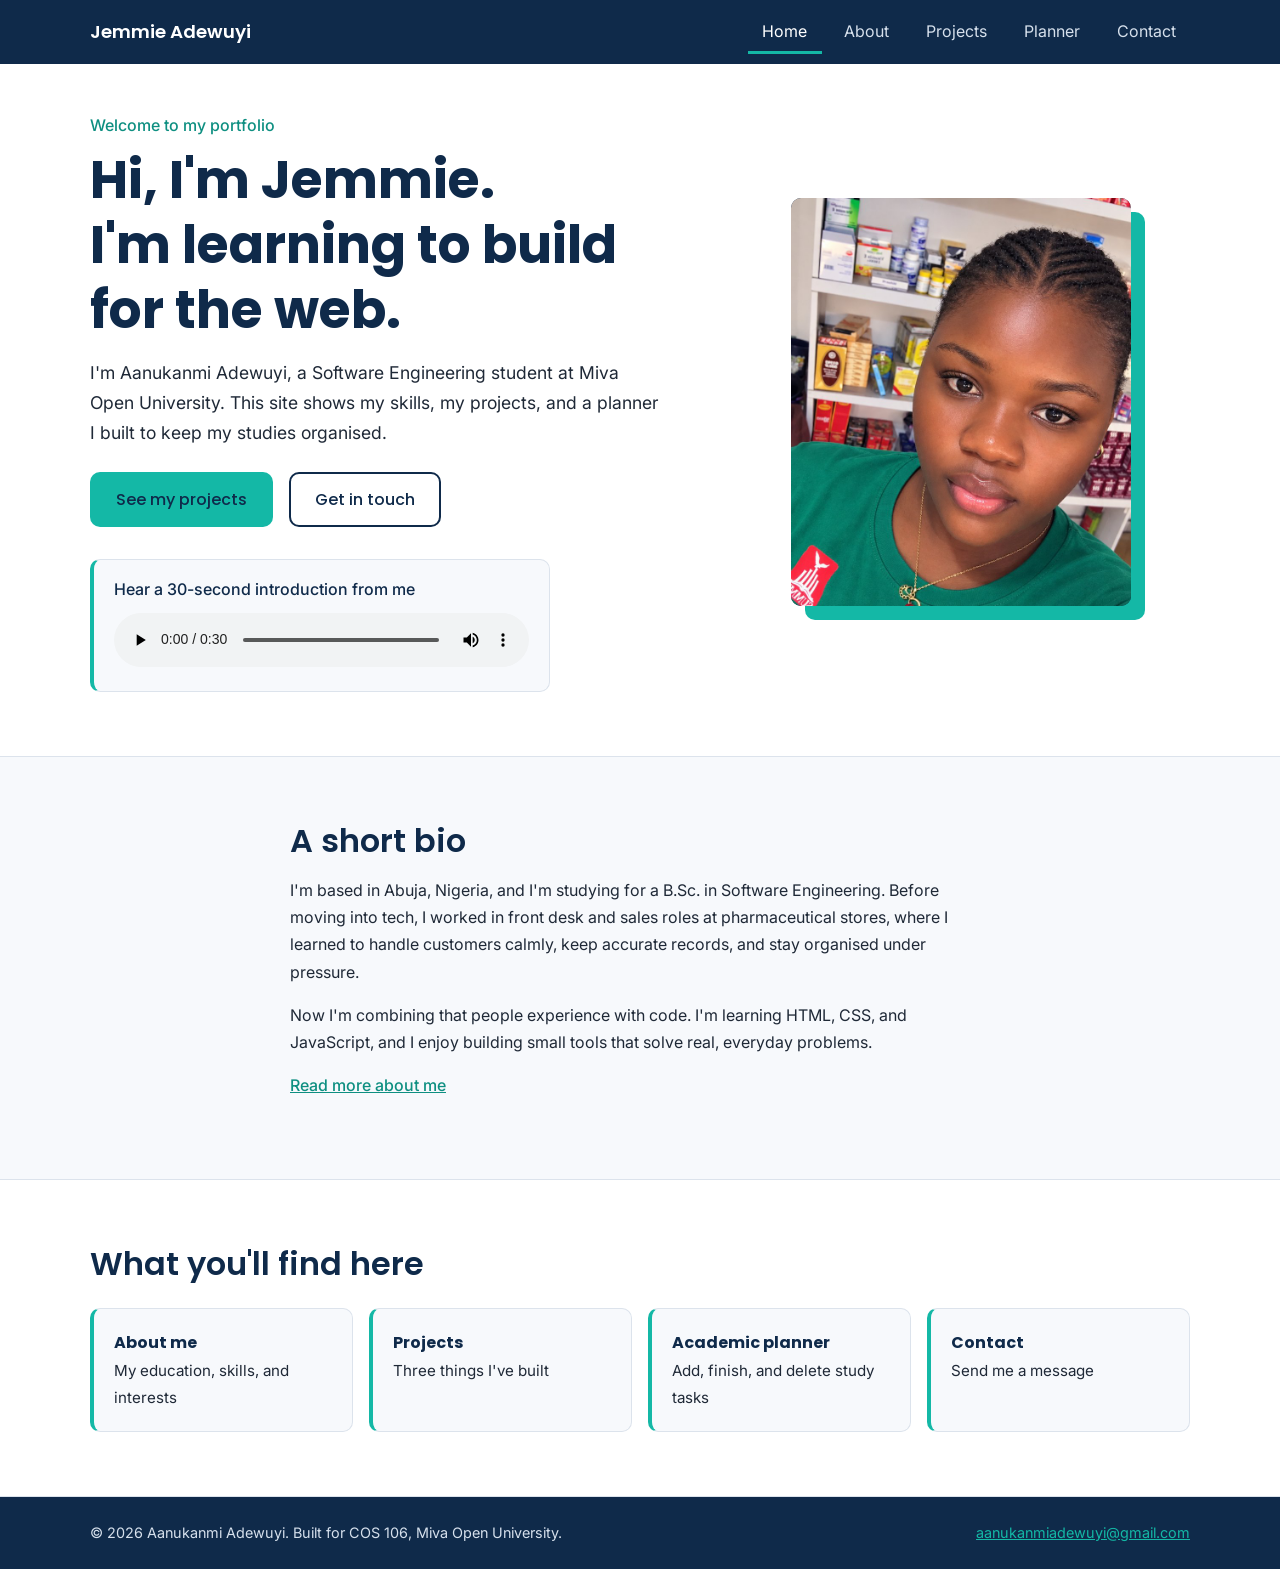
<file: index.html>
<!DOCTYPE html>
<html lang="en">
<head>
  <meta charset="UTF-8">
  <meta name="viewport" content="width=device-width, initial-scale=1">
  <meta name="description" content="Portfolio of Aanukanmi Adewuyi, a Software Engineering student at Miva Open University.">
  <title>Jemmie Adewuyi | Student Portfolio</title>
  <link rel="preconnect" href="https://fonts.googleapis.com">
  <link rel="preconnect" href="https://fonts.gstatic.com" crossorigin>
  <link href="https://fonts.googleapis.com/css2?family=Inter:wght@400;500&family=Poppins:wght@500;600;700&display=swap" rel="stylesheet">
  <link rel="stylesheet" href="style.css">
</head>
<body>

  <header class="site-header">
    <div class="container header-inner">
      <a href="index.html" class="logo">Jemmie Adewuyi</a>
      <button class="nav-toggle" id="navToggle" aria-expanded="false" aria-controls="mainNav" aria-label="Open menu">
        <span></span><span></span><span></span>
      </button>
      <nav id="mainNav" class="main-nav" aria-label="Main navigation">
        <ul>
          <li><a href="index.html" class="active" aria-current="page">Home</a></li>
          <li><a href="about.html">About</a></li>
          <li><a href="projects.html">Projects</a></li>
          <li><a href="planner.html">Planner</a></li>
          <li><a href="contact.html">Contact</a></li>
        </ul>
      </nav>
    </div>
  </header>

  <main>
    <section class="hero">
      <div class="container hero-inner">
        <div class="hero-text">
          <p class="welcome">Welcome to my portfolio</p>
          <h1>Hi, I'm Jemmie.<br>I'm learning to build for the web.</h1>
          <p class="lead">I'm Aanukanmi Adewuyi, a Software Engineering student at Miva Open University. This site shows my skills, my projects, and a planner I built to keep my studies organised.</p>
          <div class="hero-actions">
            <a href="projects.html" class="btn btn-primary">See my projects</a>
            <a href="contact.html" class="btn btn-outline">Get in touch</a>
          </div>
          <div class="intro-audio">
            <p class="intro-audio-label" id="introLabel">Hear a 30-second introduction from me</p>
            <audio controls preload="metadata" aria-labelledby="introLabel">
              <source src="intro.mp3" type="audio/mpeg">
              <source src="intro.m4a" type="audio/mp4">
              Your browser does not support audio playback. <a href="intro.mp3">Download the introduction</a> instead.
            </audio>
          </div>
        </div>
        <figure class="hero-photo">
          <div class="photo-frame" data-initials="AA">
            <img src="profile.jpg" alt="Portrait of Aanukanmi Adewuyi" width="400" height="480">
          </div>
        </figure>
      </div>
    </section>

    <section class="section">
      <div class="container narrow">
        <h2>A short bio</h2>
        <p>I'm based in Abuja, Nigeria, and I'm studying for a B.Sc. in Software Engineering. Before moving into tech, I worked in front desk and sales roles at pharmaceutical stores, where I learned to handle customers calmly, keep accurate records, and stay organised under pressure.</p>
        <p>Now I'm combining that people experience with code. I'm learning HTML, CSS, and JavaScript, and I enjoy building small tools that solve real, everyday problems.</p>
        <p><a href="about.html" class="text-link">Read more about me</a></p>
      </div>
    </section>

    <section class="section section-alt">
      <div class="container">
        <h2>What you'll find here</h2>
        <ul class="quick-links">
          <li><a href="about.html"><strong>About me</strong><span>My education, skills, and interests</span></a></li>
          <li><a href="projects.html"><strong>Projects</strong><span>Three things I've built</span></a></li>
          <li><a href="planner.html"><strong>Academic planner</strong><span>Add, finish, and delete study tasks</span></a></li>
          <li><a href="contact.html"><strong>Contact</strong><span>Send me a message</span></a></li>
        </ul>
      </div>
    </section>
  </main>

  <footer class="site-footer">
    <div class="container footer-inner">
      <p>&copy; 2026 Aanukanmi Adewuyi. Built for COS 106, Miva Open University.</p>
      <p><a href="mailto:aanukanmiadewuyi@gmail.com">aanukanmiadewuyi@gmail.com</a></p>
    </div>
  </footer>

  <script src="main.js"></script>
</body>
</html>
</file>
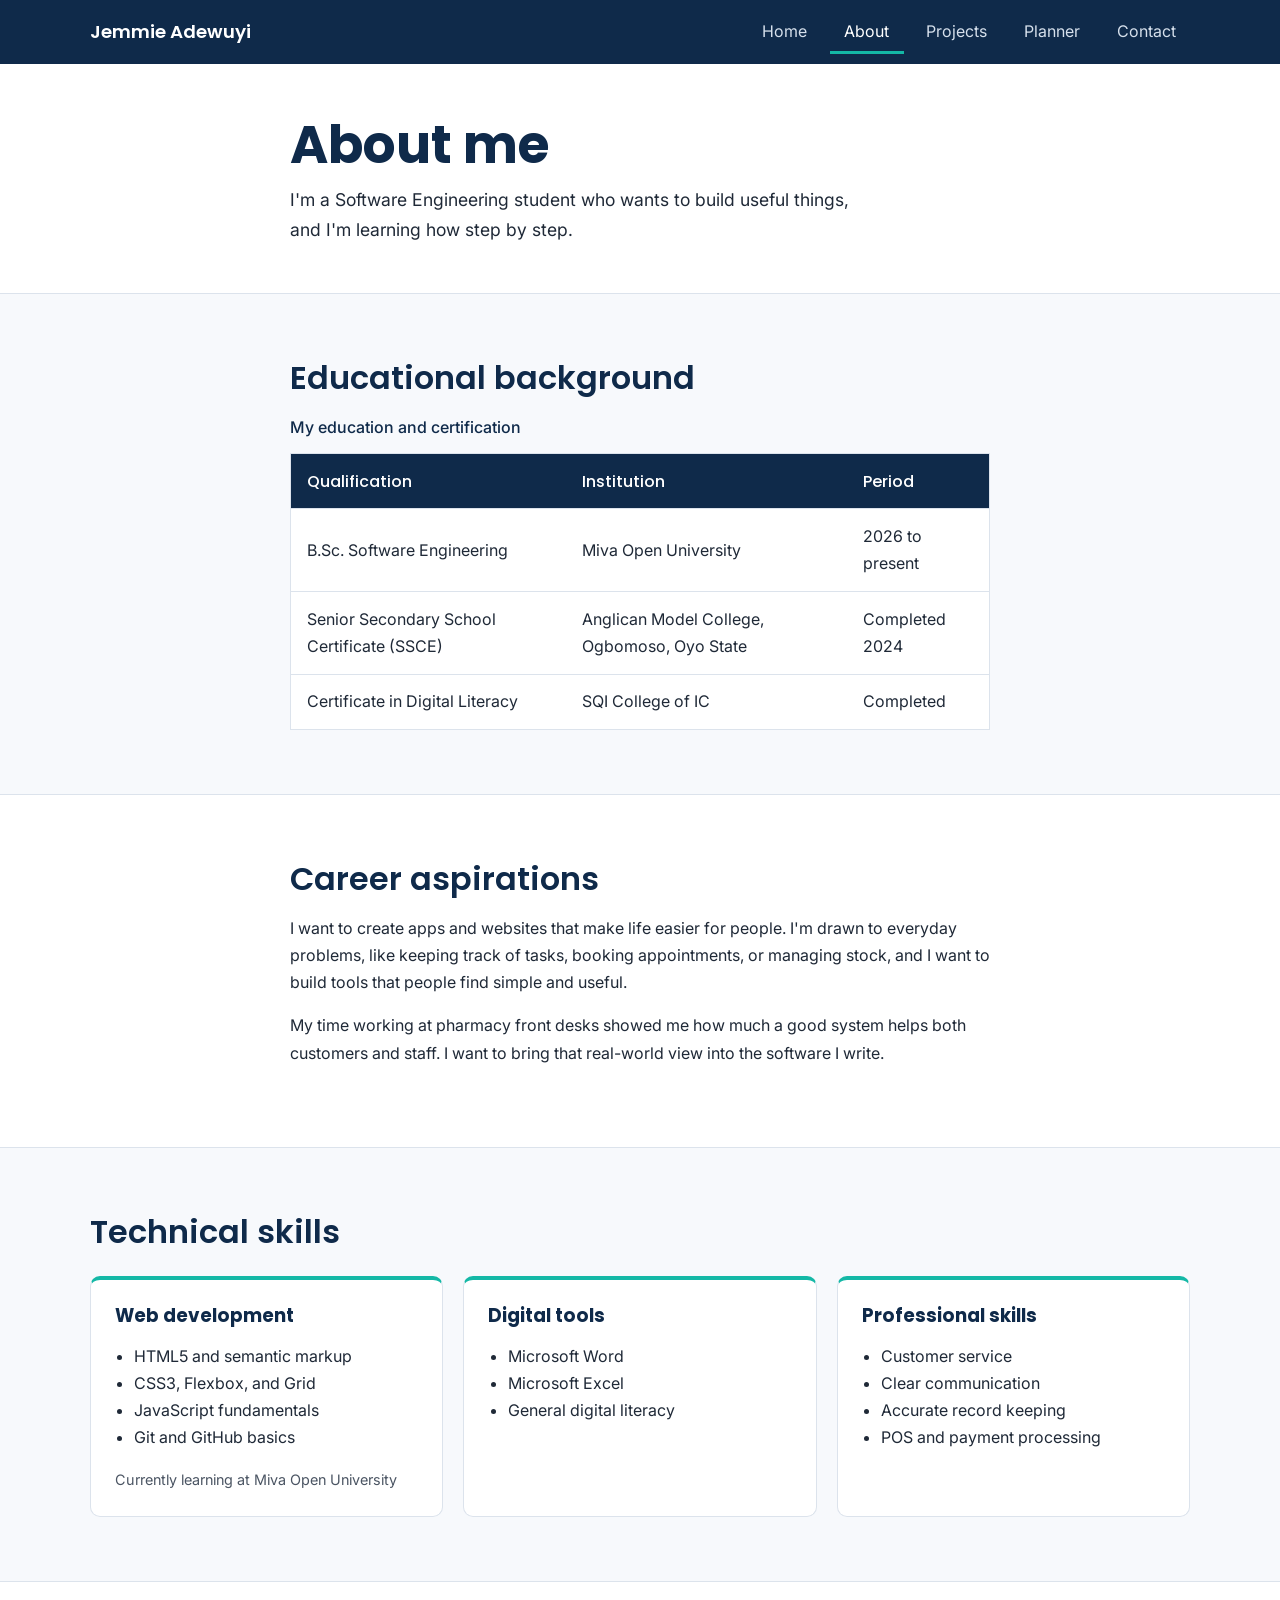
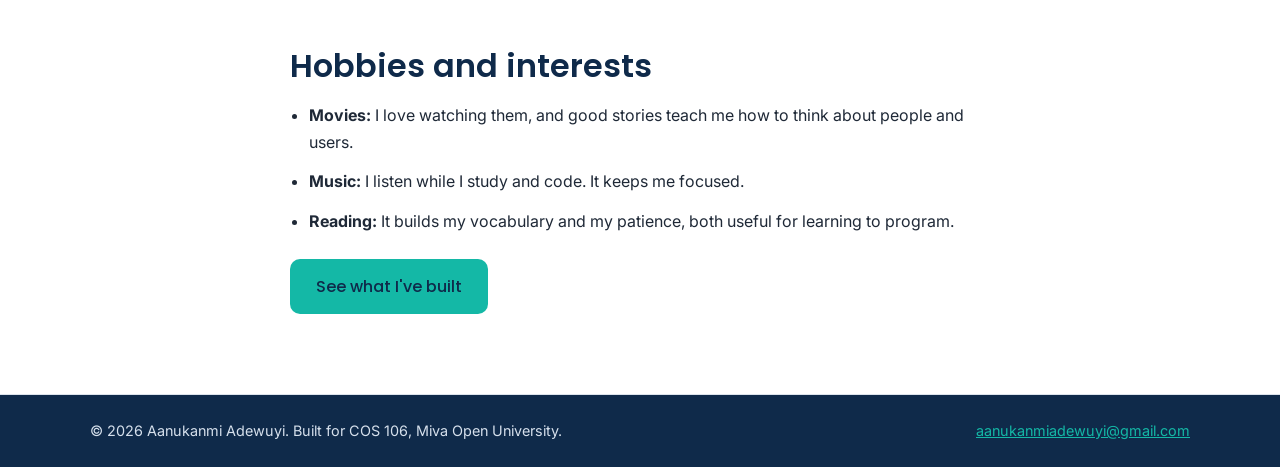
<file: about.html>
<!DOCTYPE html>
<html lang="en">
<head>
  <meta charset="UTF-8">
  <meta name="viewport" content="width=device-width, initial-scale=1">
  <meta name="description" content="About Aanukanmi Adewuyi: education, career aspirations, skills, and interests.">
  <title>About | Jemmie Adewuyi</title>
  <link rel="preconnect" href="https://fonts.googleapis.com">
  <link rel="preconnect" href="https://fonts.gstatic.com" crossorigin>
  <link href="https://fonts.googleapis.com/css2?family=Inter:wght@400;500&family=Poppins:wght@500;600;700&display=swap" rel="stylesheet">
  <link rel="stylesheet" href="style.css">
</head>
<body>

  <header class="site-header">
    <div class="container header-inner">
      <a href="index.html" class="logo">Jemmie Adewuyi</a>
      <button class="nav-toggle" id="navToggle" aria-expanded="false" aria-controls="mainNav" aria-label="Open menu">
        <span></span><span></span><span></span>
      </button>
      <nav id="mainNav" class="main-nav" aria-label="Main navigation">
        <ul>
          <li><a href="index.html">Home</a></li>
          <li><a href="about.html" class="active" aria-current="page">About</a></li>
          <li><a href="projects.html">Projects</a></li>
          <li><a href="planner.html">Planner</a></li>
          <li><a href="contact.html">Contact</a></li>
        </ul>
      </nav>
    </div>
  </header>

  <main>
    <section class="page-intro">
      <div class="container narrow">
        <h1>About me</h1>
        <p class="lead">I'm a Software Engineering student who wants to build useful things, and I'm learning how step by step.</p>
      </div>
    </section>

    <section class="section">
      <div class="container narrow">
        <h2>Educational background</h2>
        <div class="table-wrap">
          <table>
            <caption>My education and certification</caption>
            <thead>
              <tr>
                <th scope="col">Qualification</th>
                <th scope="col">Institution</th>
                <th scope="col">Period</th>
              </tr>
            </thead>
            <tbody>
              <tr>
                <td>B.Sc. Software Engineering</td>
                <td>Miva Open University</td>
                <td>2026 to present</td>
              </tr>
              <tr>
                <td>Senior Secondary School Certificate (SSCE)</td>
                <td>Anglican Model College, Ogbomoso, Oyo State</td>
                <td>Completed 2024</td>
              </tr>
              <tr>
                <td>Certificate in Digital Literacy</td>
                <td>SQI College of IC</td>
                <td>Completed</td>
              </tr>
            </tbody>
          </table>
        </div>
      </div>
    </section>

    <section class="section section-alt">
      <div class="container narrow">
        <h2>Career aspirations</h2>
        <p>I want to create apps and websites that make life easier for people. I'm drawn to everyday problems, like keeping track of tasks, booking appointments, or managing stock, and I want to build tools that people find simple and useful.</p>
        <p>My time working at pharmacy front desks showed me how much a good system helps both customers and staff. I want to bring that real-world view into the software I write.</p>
      </div>
    </section>

    <section class="section">
      <div class="container">
        <h2>Technical skills</h2>
        <div class="skills-grid">
          <article class="skill-card">
            <h3>Web development</h3>
            <ul>
              <li>HTML5 and semantic markup</li>
              <li>CSS3, Flexbox, and Grid</li>
              <li>JavaScript fundamentals</li>
              <li>Git and GitHub basics</li>
            </ul>
            <p class="skill-note">Currently learning at Miva Open University</p>
          </article>
          <article class="skill-card">
            <h3>Digital tools</h3>
            <ul>
              <li>Microsoft Word</li>
              <li>Microsoft Excel</li>
              <li>General digital literacy</li>
            </ul>
          </article>
          <article class="skill-card">
            <h3>Professional skills</h3>
            <ul>
              <li>Customer service</li>
              <li>Clear communication</li>
              <li>Accurate record keeping</li>
              <li>POS and payment processing</li>
            </ul>
          </article>
        </div>
      </div>
    </section>

    <section class="section section-alt">
      <div class="container narrow">
        <h2>Hobbies and interests</h2>
        <ul class="interest-list">
          <li><strong>Movies:</strong> I love watching them, and good stories teach me how to think about people and users.</li>
          <li><strong>Music:</strong> I listen while I study and code. It keeps me focused.</li>
          <li><strong>Reading:</strong> It builds my vocabulary and my patience, both useful for learning to program.</li>
        </ul>
        <p><a href="projects.html" class="btn btn-primary">See what I've built</a></p>
      </div>
    </section>
  </main>

  <footer class="site-footer">
    <div class="container footer-inner">
      <p>&copy; 2026 Aanukanmi Adewuyi. Built for COS 106, Miva Open University.</p>
      <p><a href="mailto:aanukanmiadewuyi@gmail.com">aanukanmiadewuyi@gmail.com</a></p>
    </div>
  </footer>

  <script src="main.js"></script>
</body>
</html>
</file>
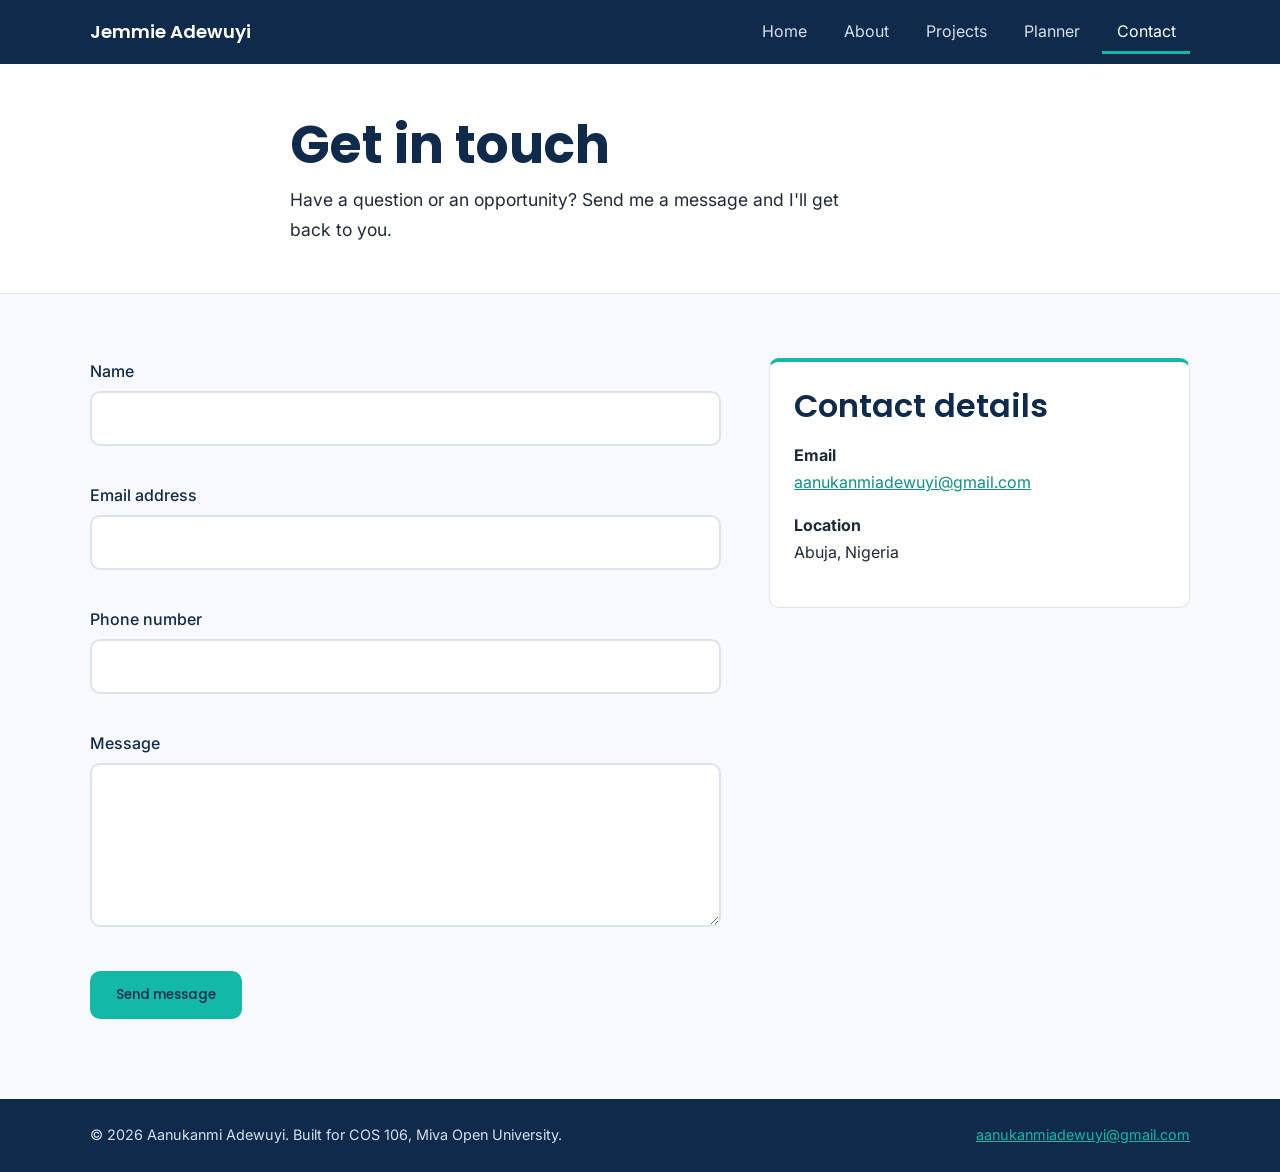
<file: contact.html>
<!DOCTYPE html>
<html lang="en">
<head>
  <meta charset="UTF-8">
  <meta name="viewport" content="width=device-width, initial-scale=1">
  <meta name="description" content="Contact Aanukanmi Adewuyi.">
  <title>Contact | Jemmie Adewuyi</title>
  <link rel="preconnect" href="https://fonts.googleapis.com">
  <link rel="preconnect" href="https://fonts.gstatic.com" crossorigin>
  <link href="https://fonts.googleapis.com/css2?family=Inter:wght@400;500&family=Poppins:wght@500;600;700&display=swap" rel="stylesheet">
  <link rel="stylesheet" href="style.css">
</head>
<body>

  <header class="site-header">
    <div class="container header-inner">
      <a href="index.html" class="logo">Jemmie Adewuyi</a>
      <button class="nav-toggle" id="navToggle" aria-expanded="false" aria-controls="mainNav" aria-label="Open menu">
        <span></span><span></span><span></span>
      </button>
      <nav id="mainNav" class="main-nav" aria-label="Main navigation">
        <ul>
          <li><a href="index.html">Home</a></li>
          <li><a href="about.html">About</a></li>
          <li><a href="projects.html">Projects</a></li>
          <li><a href="planner.html">Planner</a></li>
          <li><a href="contact.html" class="active" aria-current="page">Contact</a></li>
        </ul>
      </nav>
    </div>
  </header>

  <main>
    <section class="page-intro">
      <div class="container narrow">
        <h1>Get in touch</h1>
        <p class="lead">Have a question or an opportunity? Send me a message and I'll get back to you.</p>
      </div>
    </section>

    <section class="section">
      <div class="container contact-layout">
        <form id="contactForm" class="contact-form" novalidate>
          <div class="field">
            <label for="name">Name</label>
            <input type="text" id="name" name="name" autocomplete="name">
            <p class="error-text" id="nameError" role="alert"></p>
          </div>
          <div class="field">
            <label for="email">Email address</label>
            <input type="email" id="email" name="email" autocomplete="email">
            <p class="error-text" id="emailError" role="alert"></p>
          </div>
          <div class="field">
            <label for="phone">Phone number</label>
            <input type="tel" id="phone" name="phone" inputmode="numeric" autocomplete="tel">
            <p class="error-text" id="phoneError" role="alert"></p>
          </div>
          <div class="field">
            <label for="message">Message</label>
            <textarea id="message" name="message" rows="5"></textarea>
            <p class="error-text" id="messageError" role="alert"></p>
          </div>
          <button type="submit" class="btn btn-primary">Send message</button>
          <p id="formSuccess" class="success-text" role="status"></p>
        </form>

        <aside class="contact-details">
          <h2>Contact details</h2>
          <ul>
            <li><strong>Email</strong><br><a href="mailto:aanukanmiadewuyi@gmail.com">aanukanmiadewuyi@gmail.com</a></li>
            <li><strong>Location</strong><br>Abuja, Nigeria</li>
          </ul>
        </aside>
      </div>
    </section>
  </main>

  <footer class="site-footer">
    <div class="container footer-inner">
      <p>&copy; 2026 Aanukanmi Adewuyi. Built for COS 106, Miva Open University.</p>
      <p><a href="mailto:aanukanmiadewuyi@gmail.com">aanukanmiadewuyi@gmail.com</a></p>
    </div>
  </footer>

  <script src="main.js"></script>
  <script src="contact.js"></script>
</body>
</html>
</file>
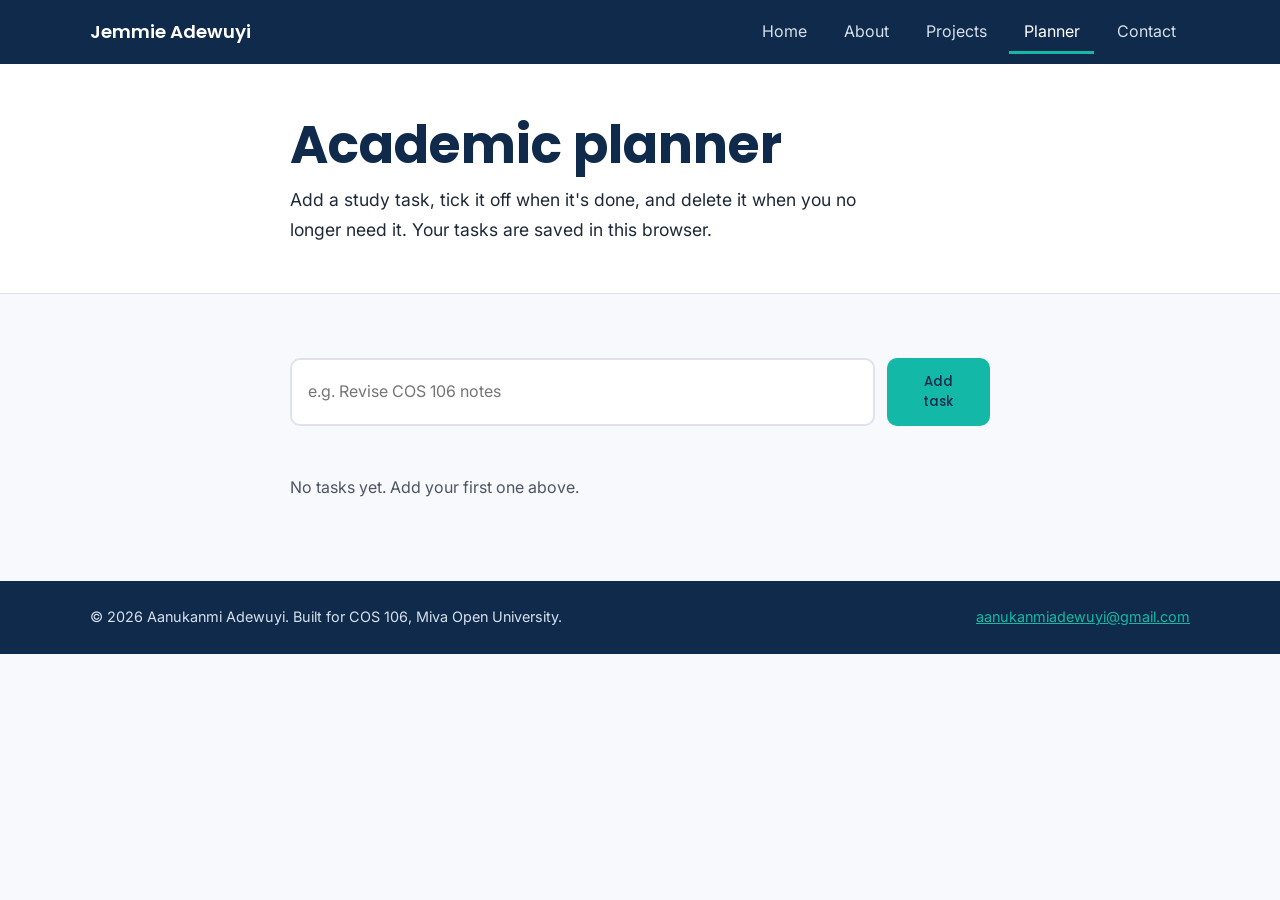
<file: planner.html>
<!DOCTYPE html>
<html lang="en">
<head>
  <meta charset="UTF-8">
  <meta name="viewport" content="width=device-width, initial-scale=1">
  <meta name="description" content="An interactive academic planner: add, complete, and delete study tasks.">
  <title>Academic Planner | Jemmie Adewuyi</title>
  <link rel="preconnect" href="https://fonts.googleapis.com">
  <link rel="preconnect" href="https://fonts.gstatic.com" crossorigin>
  <link href="https://fonts.googleapis.com/css2?family=Inter:wght@400;500&family=Poppins:wght@500;600;700&display=swap" rel="stylesheet">
  <link rel="stylesheet" href="style.css">
</head>
<body>

  <header class="site-header">
    <div class="container header-inner">
      <a href="index.html" class="logo">Jemmie Adewuyi</a>
      <button class="nav-toggle" id="navToggle" aria-expanded="false" aria-controls="mainNav" aria-label="Open menu">
        <span></span><span></span><span></span>
      </button>
      <nav id="mainNav" class="main-nav" aria-label="Main navigation">
        <ul>
          <li><a href="index.html">Home</a></li>
          <li><a href="about.html">About</a></li>
          <li><a href="projects.html">Projects</a></li>
          <li><a href="planner.html" class="active" aria-current="page">Planner</a></li>
          <li><a href="contact.html">Contact</a></li>
        </ul>
      </nav>
    </div>
  </header>

  <main>
    <section class="page-intro">
      <div class="container narrow">
        <h1>Academic planner</h1>
        <p class="lead">Add a study task, tick it off when it's done, and delete it when you no longer need it. Your tasks are saved in this browser.</p>
      </div>
    </section>

    <section class="section">
      <div class="container narrow">
        <form id="taskForm" class="task-form" novalidate>
          <label for="taskInput" class="visually-hidden">New task</label>
          <input type="text" id="taskInput" placeholder="e.g. Revise COS 106 notes" autocomplete="off">
          <button type="submit" class="btn btn-primary">Add task</button>
        </form>
        <p id="taskError" class="error-text" role="alert"></p>

        <p id="taskCount" class="task-count" aria-live="polite"></p>
        <ul id="taskList" class="task-list"></ul>
        <p id="emptyMessage" class="empty-message">No tasks yet. Add your first one above.</p>
      </div>
    </section>
  </main>

  <footer class="site-footer">
    <div class="container footer-inner">
      <p>&copy; 2026 Aanukanmi Adewuyi. Built for COS 106, Miva Open University.</p>
      <p><a href="mailto:aanukanmiadewuyi@gmail.com">aanukanmiadewuyi@gmail.com</a></p>
    </div>
  </footer>

  <script src="main.js"></script>
  <script src="planner.js"></script>
</body>
</html>
</file>
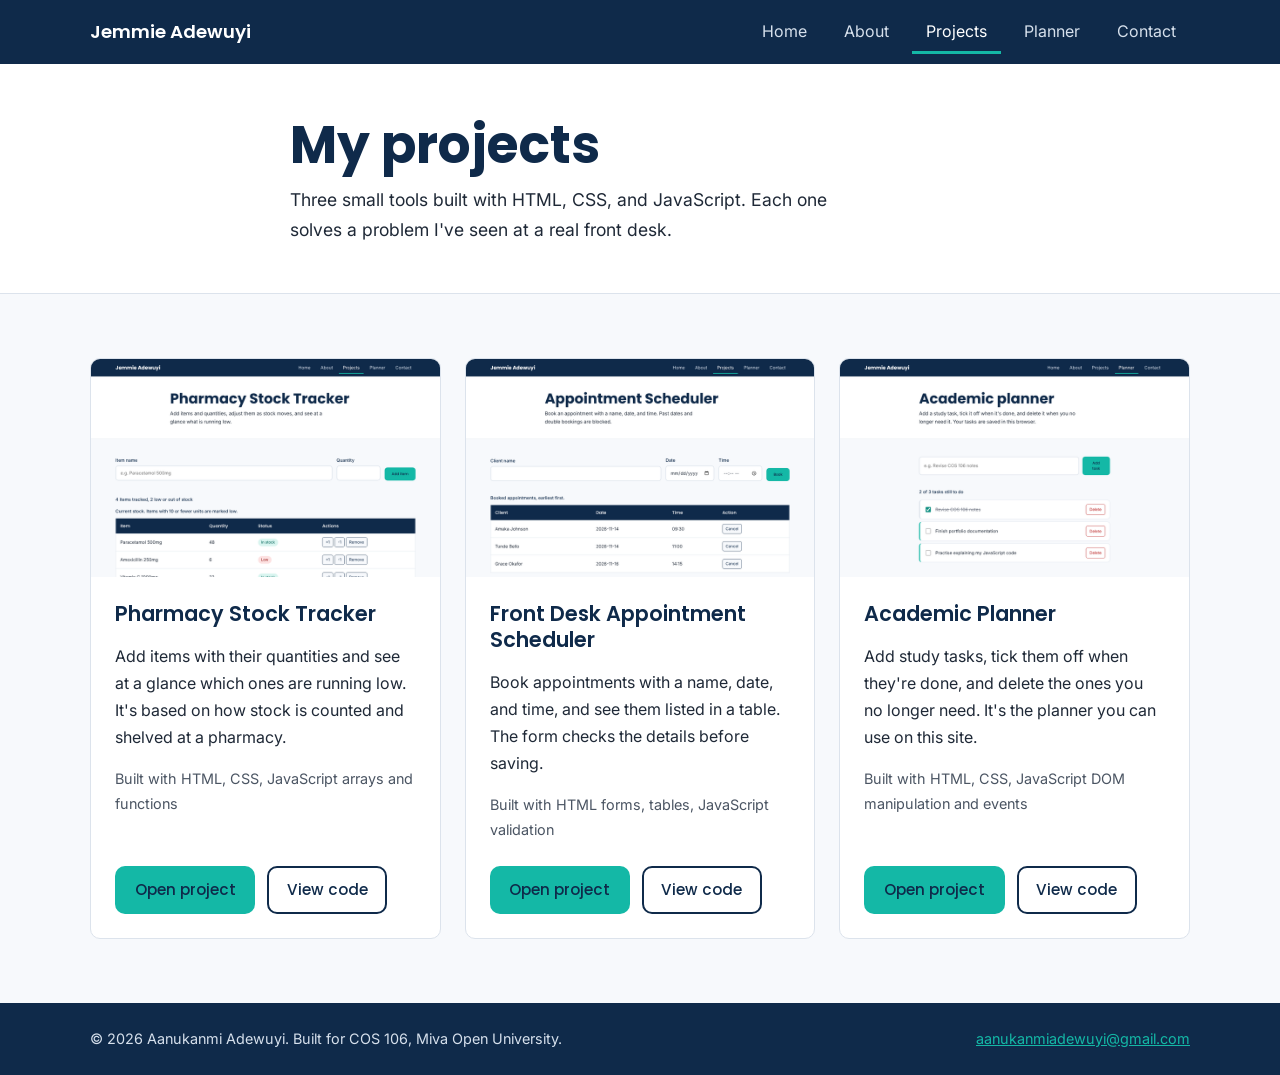
<file: projects.html>
<!DOCTYPE html>
<html lang="en">
<head>
  <meta charset="UTF-8">
  <meta name="viewport" content="width=device-width, initial-scale=1">
  <meta name="description" content="Projects by Aanukanmi Adewuyi: a stock tracker, an appointment scheduler, and an academic planner.">
  <title>Projects | Jemmie Adewuyi</title>
  <link rel="preconnect" href="https://fonts.googleapis.com">
  <link rel="preconnect" href="https://fonts.gstatic.com" crossorigin>
  <link href="https://fonts.googleapis.com/css2?family=Inter:wght@400;500&family=Poppins:wght@500;600;700&display=swap" rel="stylesheet">
  <link rel="stylesheet" href="style.css">
</head>
<body>

  <header class="site-header">
    <div class="container header-inner">
      <a href="index.html" class="logo">Jemmie Adewuyi</a>
      <button class="nav-toggle" id="navToggle" aria-expanded="false" aria-controls="mainNav" aria-label="Open menu">
        <span></span><span></span><span></span>
      </button>
      <nav id="mainNav" class="main-nav" aria-label="Main navigation">
        <ul>
          <li><a href="index.html">Home</a></li>
          <li><a href="about.html">About</a></li>
          <li><a href="projects.html" class="active" aria-current="page">Projects</a></li>
          <li><a href="planner.html">Planner</a></li>
          <li><a href="contact.html">Contact</a></li>
        </ul>
      </nav>
    </div>
  </header>

  <main>
    <section class="page-intro">
      <div class="container narrow">
        <h1>My projects</h1>
        <p class="lead">Three small tools built with HTML, CSS, and JavaScript. Each one solves a problem I've seen at a real front desk.</p>
      </div>
    </section>

    <section class="section">
      <div class="container">
        <div class="project-grid">

          <article class="project-card">
            <img src="project-stock.png" alt="Screenshot of the Pharmacy Stock Tracker" width="800" height="500" loading="lazy">
            <div class="project-body">
              <h2>Pharmacy Stock Tracker</h2>
              <p>Add items with their quantities and see at a glance which ones are running low. It's based on how stock is counted and shelved at a pharmacy.</p>
              <p class="tech">Built with HTML, CSS, JavaScript arrays and functions</p>
              <div class="project-links">
                <a href="stock-tracker.html" class="btn btn-primary">Open project</a>
                <a href="https://github.com/jemmiesweety-DEV/Portfolio-Website" class="btn btn-outline" target="_blank" rel="noopener">View code</a>
              </div>
            </div>
          </article>

          <article class="project-card">
            <img src="project-scheduler.png" alt="Screenshot of the Front Desk Appointment Scheduler" width="800" height="500" loading="lazy">
            <div class="project-body">
              <h2>Front Desk Appointment Scheduler</h2>
              <p>Book appointments with a name, date, and time, and see them listed in a table. The form checks the details before saving.</p>
              <p class="tech">Built with HTML forms, tables, JavaScript validation</p>
              <div class="project-links">
                <a href="scheduler.html" class="btn btn-primary">Open project</a>
                <a href="https://github.com/jemmiesweety-DEV/Portfolio-Website" class="btn btn-outline" target="_blank" rel="noopener">View code</a>
              </div>
            </div>
          </article>

          <article class="project-card">
            <img src="project-planner.png" alt="Screenshot of the Academic Planner" width="800" height="500" loading="lazy">
            <div class="project-body">
              <h2>Academic Planner</h2>
              <p>Add study tasks, tick them off when they're done, and delete the ones you no longer need. It's the planner you can use on this site.</p>
              <p class="tech">Built with HTML, CSS, JavaScript DOM manipulation and events</p>
              <div class="project-links">
                <a href="planner.html" class="btn btn-primary">Open project</a>
                <a href="https://github.com/jemmiesweety-DEV/Portfolio-Website" class="btn btn-outline" target="_blank" rel="noopener">View code</a>
              </div>
            </div>
          </article>

        </div>
      </div>
    </section>
  </main>

  <footer class="site-footer">
    <div class="container footer-inner">
      <p>&copy; 2026 Aanukanmi Adewuyi. Built for COS 106, Miva Open University.</p>
      <p><a href="mailto:aanukanmiadewuyi@gmail.com">aanukanmiadewuyi@gmail.com</a></p>
    </div>
  </footer>

  <script src="main.js"></script>
</body>
</html>
</file>
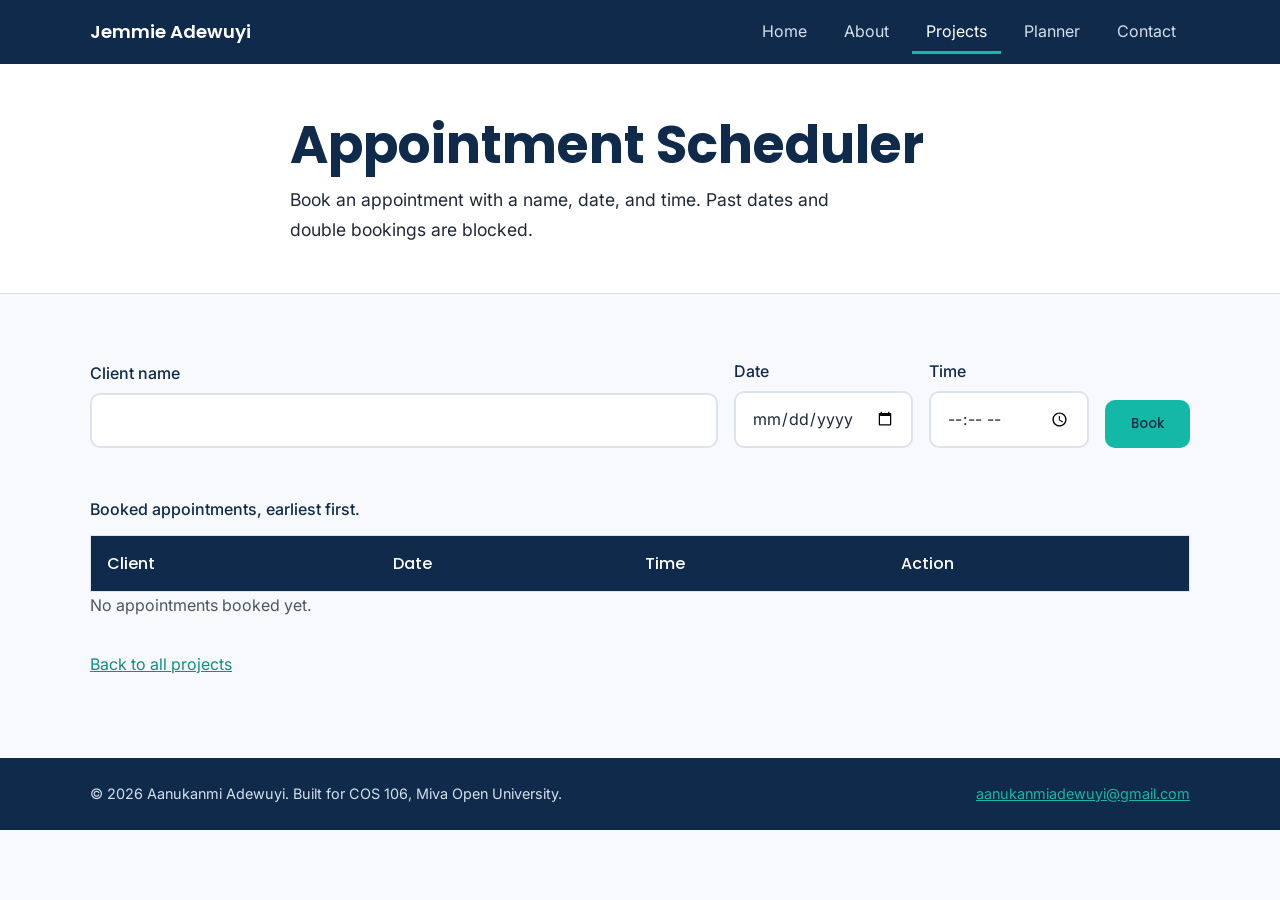
<file: scheduler.html>
<!DOCTYPE html>
<html lang="en">
<head>
  <meta charset="UTF-8">
  <meta name="viewport" content="width=device-width, initial-scale=1">
  <meta name="description" content="Book front desk appointments with validation.">
  <title>Appointment Scheduler | Jemmie Adewuyi</title>
  <link rel="preconnect" href="https://fonts.googleapis.com">
  <link rel="preconnect" href="https://fonts.gstatic.com" crossorigin>
  <link href="https://fonts.googleapis.com/css2?family=Inter:wght@400;500&family=Poppins:wght@500;600;700&display=swap" rel="stylesheet">
  <link rel="stylesheet" href="style.css">
</head>
<body>

  <header class="site-header">
    <div class="container header-inner">
      <a href="index.html" class="logo">Jemmie Adewuyi</a>
      <button class="nav-toggle" id="navToggle" aria-expanded="false" aria-controls="mainNav" aria-label="Open menu">
        <span></span><span></span><span></span>
      </button>
      <nav id="mainNav" class="main-nav" aria-label="Main navigation">
        <ul>
          <li><a href="index.html">Home</a></li>
          <li><a href="about.html">About</a></li>
          <li><a href="projects.html" class="active" aria-current="page">Projects</a></li>
          <li><a href="planner.html">Planner</a></li>
          <li><a href="contact.html">Contact</a></li>
        </ul>
      </nav>
    </div>
  </header>

  <main>
    <section class="page-intro">
      <div class="container narrow">
        <h1>Appointment Scheduler</h1>
        <p class="lead">Book an appointment with a name, date, and time. Past dates and double bookings are blocked.</p>
      </div>
    </section>

    <section class="section">
      <div class="container">
        <form id="scheduleForm" class="inline-form" novalidate>
          <div class="field">
            <label for="clientName">Client name</label>
            <input type="text" id="clientName" autocomplete="off">
          </div>
          <div class="field field-small">
            <label for="apptDate">Date</label>
            <input type="date" id="apptDate">
          </div>
          <div class="field field-small">
            <label for="apptTime">Time</label>
            <input type="time" id="apptTime">
          </div>
          <button type="submit" class="btn btn-primary">Book</button>
        </form>
        <p id="scheduleError" class="error-text" role="alert"></p>
        <p id="scheduleSuccess" class="success-text" role="status"></p>

        <div class="table-wrap">
          <table>
            <caption>Booked appointments, earliest first.</caption>
            <thead>
              <tr>
                <th scope="col">Client</th>
                <th scope="col">Date</th>
                <th scope="col">Time</th>
                <th scope="col">Action</th>
              </tr>
            </thead>
            <tbody id="scheduleBody"></tbody>
          </table>
        </div>
        <p id="scheduleEmpty" class="empty-message">No appointments booked yet.</p>
        <p class="back-link"><a href="projects.html">Back to all projects</a></p>
      </div>
    </section>
  </main>

  <footer class="site-footer">
    <div class="container footer-inner">
      <p>&copy; 2026 Aanukanmi Adewuyi. Built for COS 106, Miva Open University.</p>
      <p><a href="mailto:aanukanmiadewuyi@gmail.com">aanukanmiadewuyi@gmail.com</a></p>
    </div>
  </footer>

  <script src="main.js"></script>
  <script src="scheduler.js"></script>
</body>
</html>
</file>
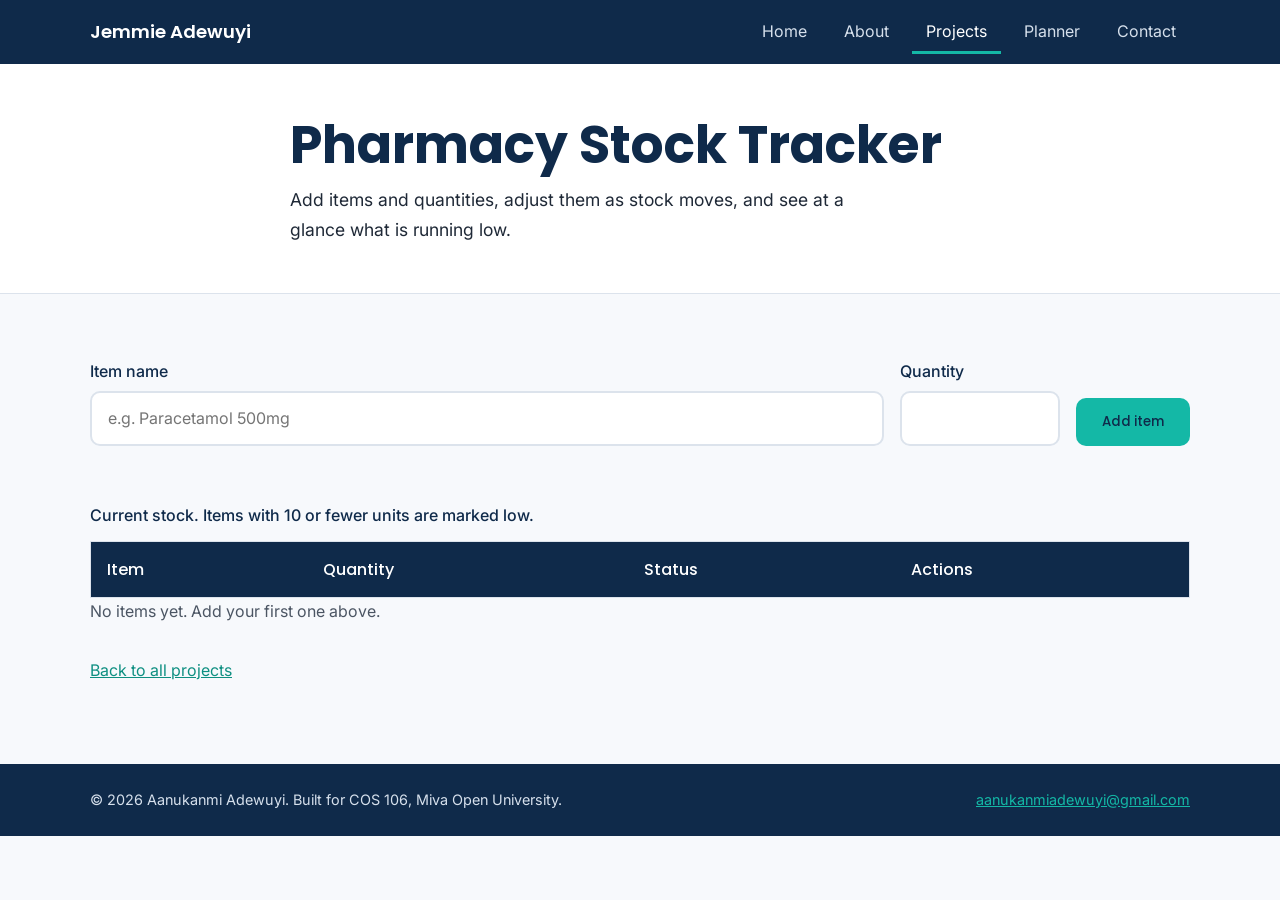
<file: stock-tracker.html>
<!DOCTYPE html>
<html lang="en">
<head>
  <meta charset="UTF-8">
  <meta name="viewport" content="width=device-width, initial-scale=1">
  <meta name="description" content="Track pharmacy stock levels and spot low items.">
  <title>Pharmacy Stock Tracker | Jemmie Adewuyi</title>
  <link rel="preconnect" href="https://fonts.googleapis.com">
  <link rel="preconnect" href="https://fonts.gstatic.com" crossorigin>
  <link href="https://fonts.googleapis.com/css2?family=Inter:wght@400;500&family=Poppins:wght@500;600;700&display=swap" rel="stylesheet">
  <link rel="stylesheet" href="style.css">
</head>
<body>

  <header class="site-header">
    <div class="container header-inner">
      <a href="index.html" class="logo">Jemmie Adewuyi</a>
      <button class="nav-toggle" id="navToggle" aria-expanded="false" aria-controls="mainNav" aria-label="Open menu">
        <span></span><span></span><span></span>
      </button>
      <nav id="mainNav" class="main-nav" aria-label="Main navigation">
        <ul>
          <li><a href="index.html">Home</a></li>
          <li><a href="about.html">About</a></li>
          <li><a href="projects.html" class="active" aria-current="page">Projects</a></li>
          <li><a href="planner.html">Planner</a></li>
          <li><a href="contact.html">Contact</a></li>
        </ul>
      </nav>
    </div>
  </header>

  <main>
    <section class="page-intro">
      <div class="container narrow">
        <h1>Pharmacy Stock Tracker</h1>
        <p class="lead">Add items and quantities, adjust them as stock moves, and see at a glance what is running low.</p>
      </div>
    </section>

    <section class="section">
      <div class="container">
        <form id="stockForm" class="inline-form" novalidate>
          <div class="field">
            <label for="itemName">Item name</label>
            <input type="text" id="itemName" placeholder="e.g. Paracetamol 500mg" autocomplete="off">
          </div>
          <div class="field field-small">
            <label for="itemQty">Quantity</label>
            <input type="number" id="itemQty" min="0" step="1" inputmode="numeric">
          </div>
          <button type="submit" class="btn btn-primary">Add item</button>
        </form>
        <p id="stockError" class="error-text" role="alert"></p>
        <p id="stockSummary" class="task-count" aria-live="polite"></p>

        <div class="table-wrap">
          <table>
            <caption>Current stock. Items with 10 or fewer units are marked low.</caption>
            <thead>
              <tr>
                <th scope="col">Item</th>
                <th scope="col">Quantity</th>
                <th scope="col">Status</th>
                <th scope="col">Actions</th>
              </tr>
            </thead>
            <tbody id="stockBody"></tbody>
          </table>
        </div>
        <p id="stockEmpty" class="empty-message">No items yet. Add your first one above.</p>
        <p class="back-link"><a href="projects.html">Back to all projects</a></p>
      </div>
    </section>
  </main>

  <footer class="site-footer">
    <div class="container footer-inner">
      <p>&copy; 2026 Aanukanmi Adewuyi. Built for COS 106, Miva Open University.</p>
      <p><a href="mailto:aanukanmiadewuyi@gmail.com">aanukanmiadewuyi@gmail.com</a></p>
    </div>
  </footer>

  <script src="main.js"></script>
  <script src="stock.js"></script>
</body>
</html>
</file>
<file: style.css>
/* ===== Design tokens (approved palette and fonts) ===== */
:root {
  --navy: #0F2A4A;
  --teal: #14B8A6;
  --teal-dark: #0E8F81;
  --bg: #F7F9FC;
  --text: #1F2937;
  --white: #FFFFFF;
  --line: #DCE3EC;
  --font-heading: "Poppins", sans-serif;
  --font-body: "Inter", sans-serif;
  --radius: 10px;
}

/* ===== Reset and base ===== */
*, *::before, *::after { box-sizing: border-box; }
html { scroll-behavior: smooth; }
body {
  margin: 0;
  font-family: var(--font-body);
  font-size: 1rem;
  line-height: 1.7;
  color: var(--text);
  background: var(--bg);
}
img { max-width: 100%; height: auto; display: block; }
h1, h2, h3 {
  font-family: var(--font-heading);
  color: var(--navy);
  line-height: 1.25;
  margin: 0 0 1rem;
}
h1 { font-size: clamp(2rem, 5vw, 3.25rem); font-weight: 700; }
h2 { font-size: clamp(1.5rem, 3vw, 2rem); font-weight: 600; }
p { margin: 0 0 1rem; }
a { color: var(--teal-dark); }
a:focus-visible, button:focus-visible {
  outline: 3px solid var(--teal);
  outline-offset: 3px;
}

.container { width: min(1100px, 92%); margin-inline: auto; }
.narrow { max-width: 700px; }

/* ===== Header and navigation ===== */
.site-header {
  background: var(--navy);
  position: sticky;
  top: 0;
  z-index: 100;
}
.header-inner {
  display: flex;
  align-items: center;
  justify-content: space-between;
  min-height: 64px;
}
.logo {
  font-family: var(--font-heading);
  font-weight: 600;
  font-size: 1.15rem;
  color: var(--white);
  text-decoration: none;
}
.main-nav ul {
  display: flex;
  gap: 0.5rem;
  list-style: none;
  margin: 0;
  padding: 0;
}
.main-nav a {
  display: block;
  padding: 0.5rem 0.9rem;
  color: #D6E0EC;
  text-decoration: none;
  border-radius: 6px;
  transition: background-color 0.25s ease, color 0.25s ease;
}
.main-nav a:hover { background: rgba(255, 255, 255, 0.1); color: var(--white); }
.main-nav a.active { color: var(--white); box-shadow: inset 0 -3px 0 var(--teal); border-radius: 0; }

.nav-toggle {
  display: none;
  background: none;
  border: 0;
  padding: 0.5rem;
  cursor: pointer;
}
.nav-toggle span {
  display: block;
  width: 24px;
  height: 2px;
  background: var(--white);
  margin: 5px 0;
  transition: transform 0.3s ease, opacity 0.3s ease;
}
.nav-toggle[aria-expanded="true"] span:nth-child(1) { transform: translateY(7px) rotate(45deg); }
.nav-toggle[aria-expanded="true"] span:nth-child(2) { opacity: 0; }
.nav-toggle[aria-expanded="true"] span:nth-child(3) { transform: translateY(-7px) rotate(-45deg); }

/* ===== Buttons ===== */
.btn {
  display: inline-block;
  padding: 0.75rem 1.5rem;
  font-family: var(--font-heading);
  font-weight: 500;
  text-decoration: none;
  border-radius: var(--radius);
  border: 2px solid transparent;
  cursor: pointer;
  transition: background-color 0.25s ease, color 0.25s ease, transform 0.25s ease;
}
.btn:hover { transform: translateY(-2px); }
.btn-primary { background: var(--teal); color: var(--navy); }
.btn-primary:hover { background: var(--teal-dark); color: var(--white); }
.btn-outline { border-color: var(--navy); color: var(--navy); }
.btn-outline:hover { background: var(--navy); color: var(--white); }

/* ===== Hero ===== */
.hero { background: var(--white); border-bottom: 1px solid var(--line); padding: 3rem 0 4rem; }
.hero-inner {
  display: grid;
  grid-template-columns: 1.3fr 1fr;
  gap: 3rem;
  align-items: center;
}
.welcome {
  color: var(--teal-dark);
  font-weight: 500;
  margin-bottom: 0.5rem;
}
.lead { font-size: 1.1rem; max-width: 52ch; }
.hero-actions { display: flex; flex-wrap: wrap; gap: 1rem; margin-top: 1.5rem; }

.hero-photo { margin: 0; justify-self: center; }
.photo-frame {
  position: relative;
  width: min(340px, 80vw);
  aspect-ratio: 5 / 6;
  background: var(--navy);
  border-radius: var(--radius);
  box-shadow: 14px 14px 0 var(--teal);
  overflow: hidden;
  animation: rise 0.9s ease-out both;
}
/* Initials show behind the photo until profile.jpg is added */
.photo-frame::before {
  content: attr(data-initials);
  position: absolute;
  inset: 0;
  display: grid;
  place-items: center;
  font-family: var(--font-heading);
  font-size: 4rem;
  font-weight: 700;
  color: var(--teal);
}
.photo-frame img {
  position: relative;
  width: 100%;
  height: 100%;
  object-fit: cover;
}
@keyframes rise {
  from { opacity: 0; transform: translateY(24px); }
  to { opacity: 1; transform: none; }
}

/* ===== Sections ===== */
.section { padding: 4rem 0; }
.section-alt { background: var(--white); border-block: 1px solid var(--line); }
.text-link { font-weight: 500; }

.quick-links {
  list-style: none;
  margin: 1.5rem 0 0;
  padding: 0;
  display: grid;
  grid-template-columns: repeat(auto-fit, minmax(220px, 1fr));
  gap: 1rem;
}
.quick-links a {
  display: block;
  height: 100%;
  padding: 1.25rem;
  background: var(--bg);
  border: 1px solid var(--line);
  border-left: 4px solid var(--teal);
  border-radius: var(--radius);
  color: var(--text);
  text-decoration: none;
  transition: transform 0.25s ease, border-color 0.25s ease;
}
.quick-links a:hover { transform: translateY(-4px); border-color: var(--navy); }
.quick-links strong { display: block; font-family: var(--font-heading); color: var(--navy); }
.quick-links span { font-size: 0.95rem; }

/* ===== Footer ===== */
.site-footer { background: var(--navy); color: #D6E0EC; padding: 1.5rem 0; font-size: 0.9rem; }
.site-footer p { margin: 0; }

/* ===== Responsive ===== */
@media (max-width: 800px) {
  .nav-toggle { display: block; }
  .main-nav {
    position: absolute;
    top: 64px;
    left: 0;
    right: 0;
    background: var(--navy);
    border-top: 1px solid rgba(255, 255, 255, 0.12);
    display: none;
  }
  .main-nav.open { display: block; }
  .main-nav ul { flex-direction: column; padding: 0.5rem 4%; gap: 0; }
  .main-nav a.active { box-shadow: inset 4px 0 0 var(--teal); }

  .hero-inner { grid-template-columns: 1fr; gap: 2.5rem; }
  .hero-photo { order: -1; }
  .section { padding: 3rem 0; }
}

@media (prefers-reduced-motion: reduce) {
  *, *::before, *::after { animation: none !important; transition: none !important; scroll-behavior: auto !important; }
}

/* ===== Inner page intro ===== */
.page-intro { background: var(--white); border-bottom: 1px solid var(--line); padding: 3rem 0; }
.page-intro h1 { margin-bottom: 0.5rem; }
.page-intro .lead { margin-bottom: 0; }

/* ===== Tables ===== */
.table-wrap { overflow-x: auto; }
table {
  width: 100%;
  border-collapse: collapse;
  background: var(--white);
  border: 1px solid var(--line);
}
caption { text-align: left; padding: 0 0 0.75rem; font-weight: 500; color: var(--navy); }
th, td { text-align: left; padding: 0.85rem 1rem; border-bottom: 1px solid var(--line); }
thead th { background: var(--navy); color: var(--white); font-family: var(--font-heading); font-weight: 500; }
tbody tr { transition: background-color 0.25s ease; }
tbody tr:hover { background: #EAF7F5; }

/* ===== Skills ===== */
.skills-grid {
  display: grid;
  grid-template-columns: repeat(auto-fit, minmax(250px, 1fr));
  gap: 1.25rem;
  margin-top: 1.5rem;
}
.skill-card {
  background: var(--white);
  border: 1px solid var(--line);
  border-top: 4px solid var(--teal);
  border-radius: var(--radius);
  padding: 1.5rem;
}
.skill-card h3 { font-size: 1.15rem; }
.skill-card ul { margin: 0 0 1rem; padding-left: 1.2rem; }
.skill-note { font-size: 0.9rem; color: #4B5563; margin: 0; }

/* ===== Interests ===== */
.interest-list { padding-left: 1.2rem; margin: 0 0 1.5rem; }
.interest-list li { margin-bottom: 0.75rem; }

/* ===== Projects ===== */
.project-grid {
  display: grid;
  grid-template-columns: repeat(auto-fit, minmax(300px, 1fr));
  gap: 1.5rem;
}
.project-card {
  display: flex;
  flex-direction: column;
  background: var(--white);
  border: 1px solid var(--line);
  border-radius: var(--radius);
  overflow: hidden;
  transition: transform 0.25s ease, box-shadow 0.25s ease;
}
.project-card:hover { transform: translateY(-4px); box-shadow: 0 10px 24px rgba(15, 42, 74, 0.12); }
.project-card img { width: 100%; aspect-ratio: 8 / 5; object-fit: cover; }
.project-body { display: flex; flex-direction: column; flex: 1; padding: 1.5rem; }
.project-body h2 { font-size: 1.3rem; }
.tech { font-size: 0.9rem; color: #4B5563; }
.project-links { display: flex; flex-wrap: wrap; gap: 0.75rem; margin-top: auto; padding-top: 0.5rem; }
.project-links .btn { padding: 0.55rem 1.1rem; font-size: 0.95rem; }

/* ===== Audio introduction ===== */
.intro-audio {
  margin-top: 2rem;
  padding: 1rem 1.25rem;
  max-width: 460px;
  background: var(--bg);
  border: 1px solid var(--line);
  border-left: 4px solid var(--teal);
  border-radius: var(--radius);
}
.intro-audio-label { margin: 0 0 0.6rem; font-weight: 500; color: var(--navy); }
.intro-audio audio { width: 100%; }

/* ===== Footer layout ===== */
.footer-inner { display: flex; flex-wrap: wrap; justify-content: space-between; gap: 0.5rem 1.5rem; }
.site-footer a { color: var(--teal); }

/* ===== Forms (planner and contact) ===== */
.visually-hidden {
  position: absolute;
  width: 1px;
  height: 1px;
  overflow: hidden;
  clip: rect(0 0 0 0);
  white-space: nowrap;
}
input[type="text"], input[type="email"], input[type="tel"], textarea {
  width: 100%;
  padding: 0.75rem 1rem;
  font: inherit;
  color: var(--text);
  background: var(--white);
  border: 2px solid var(--line);
  border-radius: var(--radius);
  transition: border-color 0.25s ease;
}
input:focus, textarea:focus { outline: none; border-color: var(--teal); }
input.invalid, textarea.invalid { border-color: #B91C1C; }
.error-text { color: #B91C1C; font-size: 0.9rem; min-height: 1.4em; margin: 0.25rem 0 0; }
.success-text { color: #0E7C6F; font-weight: 500; margin-top: 1rem; }

/* ===== Planner ===== */
.task-form { display: flex; gap: 0.75rem; }
.task-count { font-weight: 500; color: var(--navy); margin-top: 1.5rem; }
.task-list { list-style: none; margin: 0; padding: 0; }
.task-item {
  display: flex;
  align-items: center;
  gap: 0.85rem;
  padding: 0.9rem 1rem;
  margin-bottom: 0.6rem;
  background: var(--white);
  border: 1px solid var(--line);
  border-left: 4px solid var(--teal);
  border-radius: var(--radius);
  animation: rise 0.35s ease-out both;
}
.task-item input[type="checkbox"] { width: 1.2rem; height: 1.2rem; accent-color: var(--teal-dark); flex-shrink: 0; }
.task-item label { flex: 1; cursor: pointer; overflow-wrap: anywhere; }
.task-item.done { border-left-color: var(--line); }
.task-item.done label { text-decoration: line-through; color: #6B7280; }
.delete-btn {
  padding: 0.4rem 0.8rem;
  font: inherit;
  font-size: 0.9rem;
  color: #B91C1C;
  background: transparent;
  border: 1px solid #B91C1C;
  border-radius: 6px;
  cursor: pointer;
  transition: background-color 0.25s ease, color 0.25s ease;
}
.delete-btn:hover { background: #B91C1C; color: var(--white); }
.empty-message { color: #4B5563; }

/* ===== Contact ===== */
.contact-layout { display: grid; grid-template-columns: 1.5fr 1fr; gap: 3rem; align-items: start; }
.field { margin-bottom: 0.75rem; }
.field label { display: block; font-weight: 500; margin-bottom: 0.35rem; color: var(--navy); }
.contact-details {
  padding: 1.5rem;
  background: var(--white);
  border: 1px solid var(--line);
  border-top: 4px solid var(--teal);
  border-radius: var(--radius);
}
.contact-details ul { list-style: none; margin: 0; padding: 0; }
.contact-details li { margin-bottom: 1rem; overflow-wrap: anywhere; }

@media (max-width: 800px) {
  .contact-layout { grid-template-columns: 1fr; gap: 2rem; }
  .task-form { flex-direction: column; }
}

/* ===== Inline forms, badges, small buttons (stock tracker and scheduler) ===== */
.inline-form { display: flex; flex-wrap: wrap; gap: 0.75rem 1rem; align-items: flex-end; }
.inline-form .field { flex: 1 1 220px; margin-bottom: 0; }
.inline-form .field-small { flex: 0 1 160px; }
input[type="number"], input[type="date"], input[type="time"] {
  width: 100%;
  padding: 0.75rem 1rem;
  font: inherit;
  color: var(--text);
  background: var(--white);
  border: 2px solid var(--line);
  border-radius: var(--radius);
}
input[type="number"]:focus, input[type="date"]:focus, input[type="time"]:focus { outline: none; border-color: var(--teal); }
.inline-form + .error-text { margin-top: 0.75rem; }
.badge { display: inline-block; padding: 0.15rem 0.7rem; font-size: 0.85rem; font-weight: 500; border-radius: 999px; }
.badge-ok { background: #D9F5F0; color: #0B6B5F; }
.badge-low { background: #FDE2E2; color: #991B1B; }
.action-cell { white-space: nowrap; }
.mini-btn {
  padding: 0.3rem 0.7rem;
  margin-right: 0.3rem;
  font: inherit;
  font-size: 0.9rem;
  color: var(--navy);
  background: var(--bg);
  border: 1px solid var(--navy);
  border-radius: 6px;
  cursor: pointer;
  transition: background-color 0.25s ease, color 0.25s ease;
}
.mini-btn:hover { background: var(--navy); color: var(--white); }
.back-link { margin-top: 2rem; }
.table-wrap { margin-top: 1rem; }
</file>
